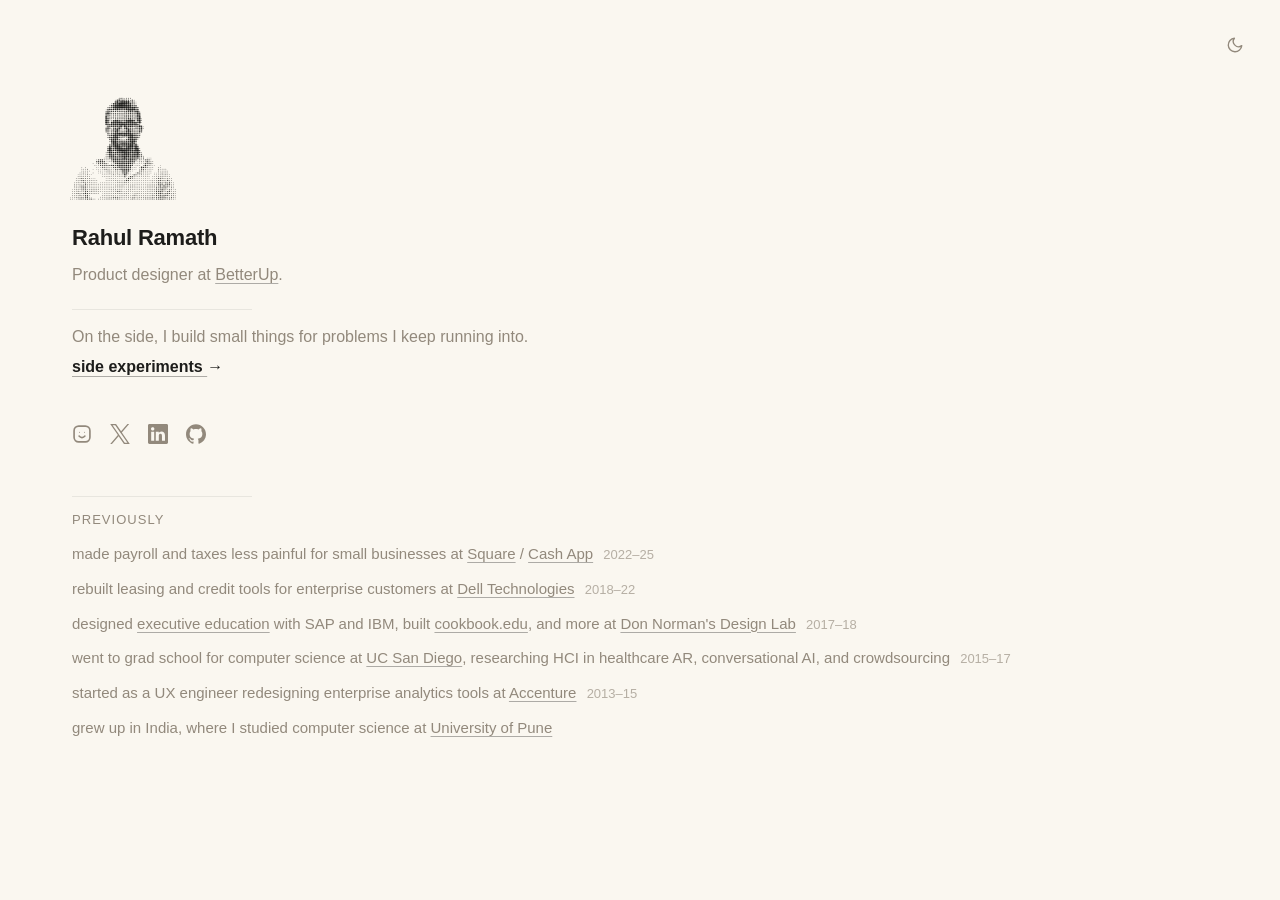
<file: index.html>
<!doctype html>
<html lang="en">
  <head>
    <meta charset="utf-8" />
    <meta name="viewport" content="width=device-width, initial-scale=1" />
    <title>Rahul Ramath</title>
    <meta name="description" content="Rahul Ramath — product designer. Side experiments live here." />
    <link rel="stylesheet" href="style.css?v=16" />
    <script>
      try {
        var t = localStorage.getItem("theme");
        if (t) document.documentElement.setAttribute("data-theme", t);
      } catch (e) {}
    </script>
  </head>
  <body>
    <button id="theme-toggle" class="theme-toggle" aria-label="Toggle dark mode"></button>
    <canvas id="portrait" role="img" aria-label="Halftone dot portrait of Rahul Ramath"></canvas>
    <h1>Rahul Ramath</h1>
    <p class="tagline">Product designer at <a href="https://www.betterup.com">BetterUp</a>.</p>

    <p class="side-line">
      On the side, I build small things for problems I keep running into.
    </p>
    <a class="cta" href="side-experiments/">side experiments <span class="arrow">→</span></a>

    <ul class="links icons">
      <li>
        <a href="https://adplist.org/mentors/rahul-r" aria-label="ADPList" title="ADPList">
          <!-- ADPList-style smiley mark -->
          <svg viewBox="0 0 24 24" fill="none" stroke="currentColor" stroke-width="2" stroke-linecap="round" aria-hidden="true">
            <rect x="2.5" y="2.5" width="19" height="19" rx="5.5" />
            <circle cx="9" cy="10" r="0.6" fill="currentColor" stroke="none" />
            <circle cx="15" cy="10" r="0.6" fill="currentColor" stroke="none" />
            <path d="M8.5 14.5c1 1.2 2.2 1.8 3.5 1.8s2.5-.6 3.5-1.8" fill="none" />
          </svg>
        </a>
      </li>
      <li>
        <a href="https://twitter.com/rahulramath" aria-label="Twitter / X" title="Twitter / X">
          <svg viewBox="0 0 24 24" fill="currentColor" aria-hidden="true">
            <path d="M14.234 10.162 22.977 0h-2.072l-7.591 8.824L7.251 0H.258l9.168 13.343L.258 24H2.33l8.016-9.318L16.749 24h6.993zm-2.837 3.299-.929-1.329L3.076 1.56h3.182l5.965 8.532.929 1.329 7.754 11.09h-3.182z" />
          </svg>
        </a>
      </li>
      <li>
        <a href="https://www.linkedin.com/in/rahulramath" aria-label="LinkedIn" title="LinkedIn">
          <svg viewBox="0 0 16 16" fill="currentColor" aria-hidden="true">
            <path d="M0 1.146C0 .513.526 0 1.175 0h13.65C15.474 0 16 .513 16 1.146v13.708c0 .633-.526 1.146-1.175 1.146H1.175C.526 16 0 15.487 0 14.854zm4.943 12.248V6.169H2.542v7.225zm-1.2-8.212c.837 0 1.358-.554 1.358-1.248-.015-.709-.52-1.248-1.342-1.248S2.4 3.226 2.4 3.934c0 .694.521 1.248 1.327 1.248zm4.908 8.212V9.359c0-.216.016-.432.08-.586.173-.431.568-.878 1.232-.878.869 0 1.216.662 1.216 1.634v3.865h2.401V9.25c0-2.22-1.184-3.252-2.764-3.252-1.274 0-1.845.7-2.165 1.193v.025h-.016l.016-.025V6.169h-2.4c.03.678 0 7.225 0 7.225z" />
          </svg>
        </a>
      </li>
      <li>
        <a href="https://github.com/rahulramath" aria-label="GitHub" title="GitHub">
          <svg viewBox="0 0 24 24" fill="currentColor" aria-hidden="true">
            <path d="M12 .297c-6.63 0-12 5.373-12 12 0 5.303 3.438 9.8 8.205 11.385.6.113.82-.258.82-.577 0-.285-.01-1.04-.015-2.04-3.338.724-4.042-1.61-4.042-1.61C4.422 18.07 3.633 17.7 3.633 17.7c-1.087-.744.084-.729.084-.729 1.205.084 1.838 1.236 1.838 1.236 1.07 1.835 2.809 1.305 3.495.998.108-.776.417-1.305.76-1.605-2.665-.3-5.466-1.332-5.466-5.93 0-1.31.465-2.38 1.235-3.22-.135-.303-.54-1.523.105-3.176 0 0 1.005-.322 3.3 1.23.96-.267 1.98-.399 3-.405 1.02.006 2.04.138 3 .405 2.28-1.552 3.285-1.23 3.285-1.23.645 1.653.24 2.873.12 3.176.765.84 1.23 1.91 1.23 3.22 0 4.61-2.805 5.625-5.475 5.92.42.36.81 1.096.81 2.22 0 1.606-.015 2.896-.015 3.286 0 .315.21.69.825.57C20.565 22.092 24 17.592 24 12.297c0-6.627-5.373-12-12-12" />
          </svg>
        </a>
      </li>
    </ul>

    <hr class="rule" />

    <p class="section-label">previously</p>
    <ul class="plain">
      <li>made payroll and taxes less painful for small businesses at <a href="https://squareup.com">Square</a> / <a href="https://cash.app">Cash App</a> <span class="when">2022–25</span></li>
      <li>rebuilt leasing and credit tools for enterprise customers at <a href="https://www.dell.com">Dell Technologies</a> <span class="when">2018–22</span></li>
      <li>designed <a href="https://designlab.ucsd.edu/innerlab/organizational-design-transformation/index.html">executive education</a> with SAP and IBM, built <a href="https://medium.com/sap-design/redesigning-higher-education-2e1ada8e5c4d">cookbook.edu</a>, and more at <a href="https://designlab.ucsd.edu">Don Norman's Design Lab</a> <span class="when">2017–18</span></li>
      <li>went to grad school for computer science at <a href="https://ucsd.edu">UC San Diego</a>, researching HCI in healthcare AR, conversational AI, and crowdsourcing <span class="when">2015–17</span></li>
      <li>started as a UX engineer redesigning enterprise analytics tools at <a href="https://www.accenture.com">Accenture</a> <span class="when">2013–15</span></li>
      <li>grew up in India, where I studied computer science at <a href="https://www.unipune.ac.in">University of Pune</a></li>
    </ul>

    <script src="theme.js?v=1" defer></script>
    <script src="portrait.js?v=6" defer></script>
  </body>
</html>
</file>
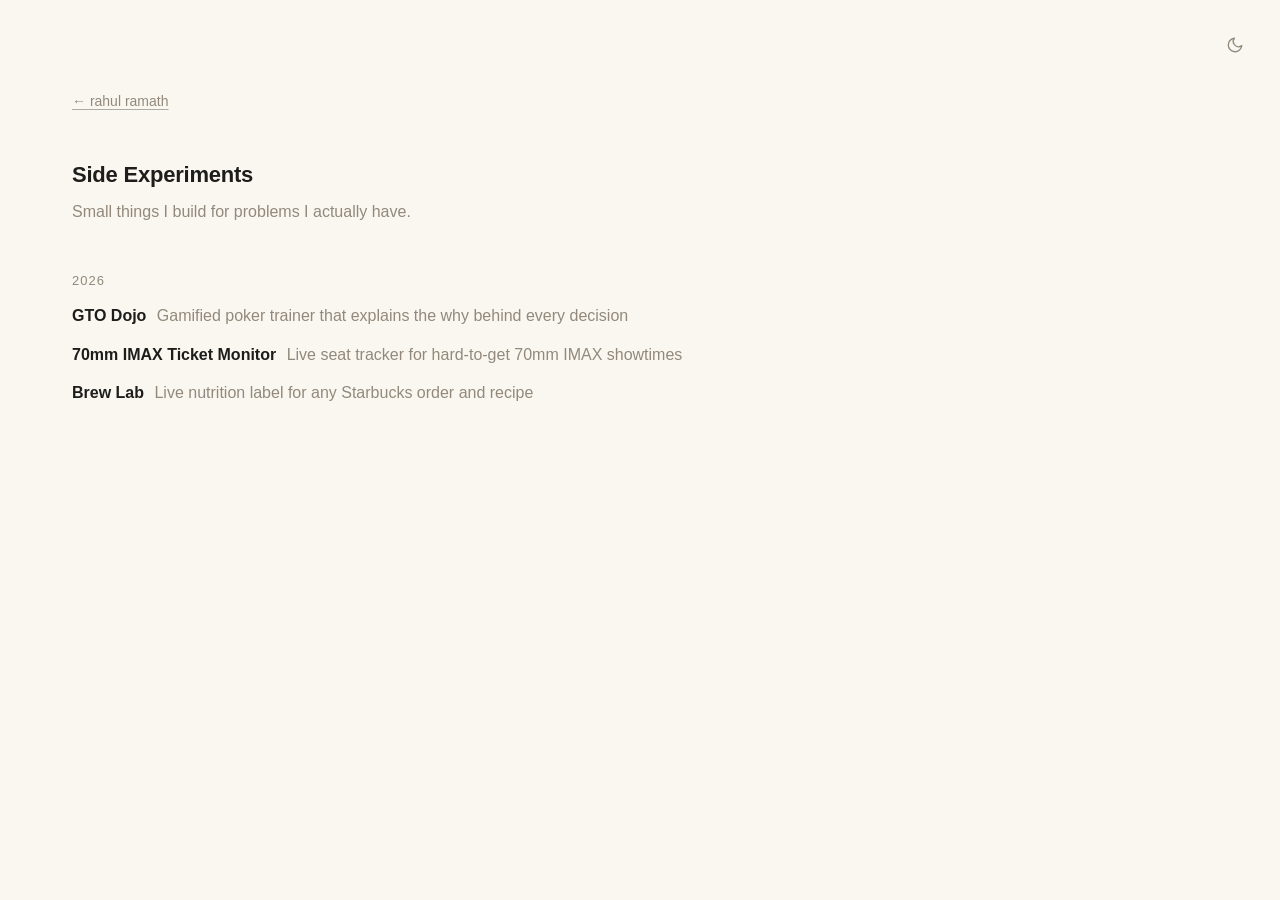
<file: side-experiments/index.html>
<!doctype html>
<html lang="en">
  <head>
    <meta charset="utf-8" />
    <meta name="viewport" content="width=device-width, initial-scale=1" />
    <title>Side Experiments — Rahul Ramath</title>
    <meta name="description" content="Side experiments by Rahul Ramath." />
    <link rel="stylesheet" href="../style.css?v=16" />
    <script>
      try {
        var t = localStorage.getItem("theme");
        if (t) document.documentElement.setAttribute("data-theme", t);
      } catch (e) {}
    </script>
  </head>
  <body>
    <button id="theme-toggle" class="theme-toggle" aria-label="Toggle dark mode"></button>
    <a class="back" href="../">← rahul ramath</a>

    <h1>Side Experiments</h1>
    <p class="tagline">
      Small things I build for problems I actually have.
    </p>

    <!--
      To add a project, copy a <p class="project"> block under the right
      year label. Newest year goes on top.
    -->

    <p class="section-label">2026</p>

    <p class="project">
      <a href="https://rahulramath.github.io/gto-dojo/">GTO Dojo</a>
      <span class="desc">Gamified poker trainer that explains the why behind every decision</span>
    </p>

    <p class="project">
      <a href="https://rahulramath.github.io/imax-ticket-monitor/">70mm IMAX Ticket Monitor</a>
      <span class="desc">Live seat tracker for hard-to-get 70mm IMAX showtimes</span>
    </p>

    <p class="project">
      <a href="https://rahulramath.github.io/rahuls-brewlab/">Brew Lab</a>
      <span class="desc">Live nutrition label for any Starbucks order and recipe</span>
    </p>

    <script src="../theme.js?v=1" defer></script>
  </body>
</html>
</file>
<file: style.css>
/* Dead simple. System sans, left-aligned, paper background, almost no color. */

:root {
  --paper: #faf7f0;
  --ink: #1d1d1b;
  --ink-soft: #92897c;
  --underline: rgba(29, 29, 27, 0.35);
  --hairline: rgba(29, 29, 27, 0.08);
  color-scheme: light;
}

/* Dark palette applies when chosen with the toggle, or when the system asks
   for dark and the visitor hasn't chosen light. */
:root[data-theme="dark"] {
  --paper: #161512;
  --ink: #e9e5dc;
  --ink-soft: #8d8679;
  --underline: rgba(233, 229, 220, 0.35);
  --hairline: rgba(233, 229, 220, 0.1);
  color-scheme: dark;
}

@media (prefers-color-scheme: dark) {
  :root:not([data-theme="light"]) {
    --paper: #161512;
    --ink: #e9e5dc;
    --ink-soft: #8d8679;
    --underline: rgba(233, 229, 220, 0.35);
    --hairline: rgba(233, 229, 220, 0.1);
    color-scheme: dark;
  }
}

* {
  box-sizing: border-box;
}

html {
  background: var(--paper);
}

body {
  margin: 0;
  padding: 88px 24px 96px;
  max-width: 1160px;
  font-family: -apple-system, BlinkMacSystemFont, "Segoe UI", Roboto,
    "Helvetica Neue", Arial, sans-serif;
  font-size: 16px;
  line-height: 1.65;
  color: var(--ink);
}

@media (min-width: 700px) {
  body {
    padding-left: 72px;
  }
}

h1 {
  font-size: 22px;
  font-weight: 650;
  letter-spacing: -0.01em;
  margin: 0 0 6px;
}

/* Light/dark toggle, top right where people expect it */
.theme-toggle {
  position: absolute;
  top: 28px;
  right: 28px;
  padding: 8px;
  background: none;
  border: 0;
  cursor: pointer;
  color: var(--ink-soft);
  transition: color 0.15s ease;
}

.theme-toggle:hover {
  color: var(--ink);
}

.theme-toggle svg {
  display: block;
  width: 18px;
  height: 18px;
}

/* Small halftone portrait sitting above the name */
#portrait {
  display: block;
  width: 112px;
  height: 112px;
  margin: 0 0 20px -6px; /* nudge left so the dots align optically with the text edge */
  touch-action: none;
}

.tagline {
  color: var(--ink-soft);
  margin: 0 0 20px;
}

.tagline a {
  color: inherit;
}

.tagline a:hover {
  color: var(--ink);
}

/* "On the side" sentence + link live together, set off by a hairline */
.side-line {
  color: var(--ink-soft);
  margin: 0 0 4px;
}

.side-line::before {
  content: "";
  display: block;
  width: 180px;
  border-top: 1px solid var(--hairline);
  margin-bottom: 14px;
}

/* Divider between the intro block and history */
hr.rule {
  border: 0;
  border-top: 1px solid var(--hairline);
  width: 180px;
  margin: 44px 0 12px;
}

hr.rule + .section-label {
  margin-top: 0;
}

.side-line a {
  color: var(--ink);
  white-space: nowrap;
}

/* The one thing on the page you're meant to click: bold ink on its own line,
   emphasis by typography rather than button chrome */
.cta {
  display: inline-block;
  margin: 0 0 44px;
  font-weight: 650;
  color: var(--ink);
  white-space: nowrap;
  text-decoration-color: var(--underline);
  text-underline-offset: 4px;
}

.cta:hover {
  text-decoration-color: var(--ink);
}

.cta .arrow {
  display: inline-block;
  transition: transform 0.15s ease;
}

.cta:hover .arrow {
  transform: translateX(3px);
}

a {
  color: var(--ink);
  text-decoration: underline;
  text-decoration-color: var(--underline);
  text-underline-offset: 3px;
}

a:hover {
  text-decoration-color: var(--ink);
}

/* Link row */
.links {
  margin: 0 0 32px;
  padding: 0;
  list-style: none;
  display: flex;
  gap: 18px;
  flex-wrap: wrap;
  font-size: 14px;
  color: var(--ink-soft);
}

/* Icon links */
.links.icons a {
  display: inline-flex;
  color: var(--ink-soft);
  text-decoration: none;
  transition: color 0.15s ease;
}

.links.icons a:hover {
  color: var(--ink);
}

.links.icons svg {
  width: 20px;
  height: 20px;
}

/* Section labels: "2026", ... */
.section-label {
  color: var(--ink-soft);
  font-size: 13px;
  letter-spacing: 0.08em;
  text-transform: uppercase;
  margin: 44px 0 12px;
}

.section-label:first-of-type {
  margin-top: 0;
}

ul.plain {
  list-style: none;
  margin: 0;
  padding: 0;
}

ul.plain li {
  margin: 0 0 10px;
  color: var(--ink-soft);
  font-size: 15px;
}

/* Links inside history lines stay subtle: same gray, underline only */
ul.plain a {
  color: inherit;
}

ul.plain a:hover {
  color: var(--ink);
}

/* Year ranges: even quieter, smaller, tucked at the end of a line */
.when {
  font-size: 13px;
  color: var(--ink-soft);
  opacity: 0.65;
  margin-left: 6px;
  white-space: nowrap;
}

/* Project rows: bold ink name, quiet gray description, one line */
.project {
  margin: 0 0 12px;
}

.project a {
  font-weight: 650;
  text-decoration: none;
  color: var(--ink);
}

.project a:hover {
  text-decoration: underline;
  text-underline-offset: 3px;
}

.project .desc {
  color: var(--ink-soft);
  margin-left: 6px;
}

.back {
  font-size: 14px;
  margin-bottom: 44px;
  display: inline-block;
  color: var(--ink-soft);
}

footer {
  margin-top: 72px;
  font-size: 13px;
  color: var(--ink-soft);
}
</file>
